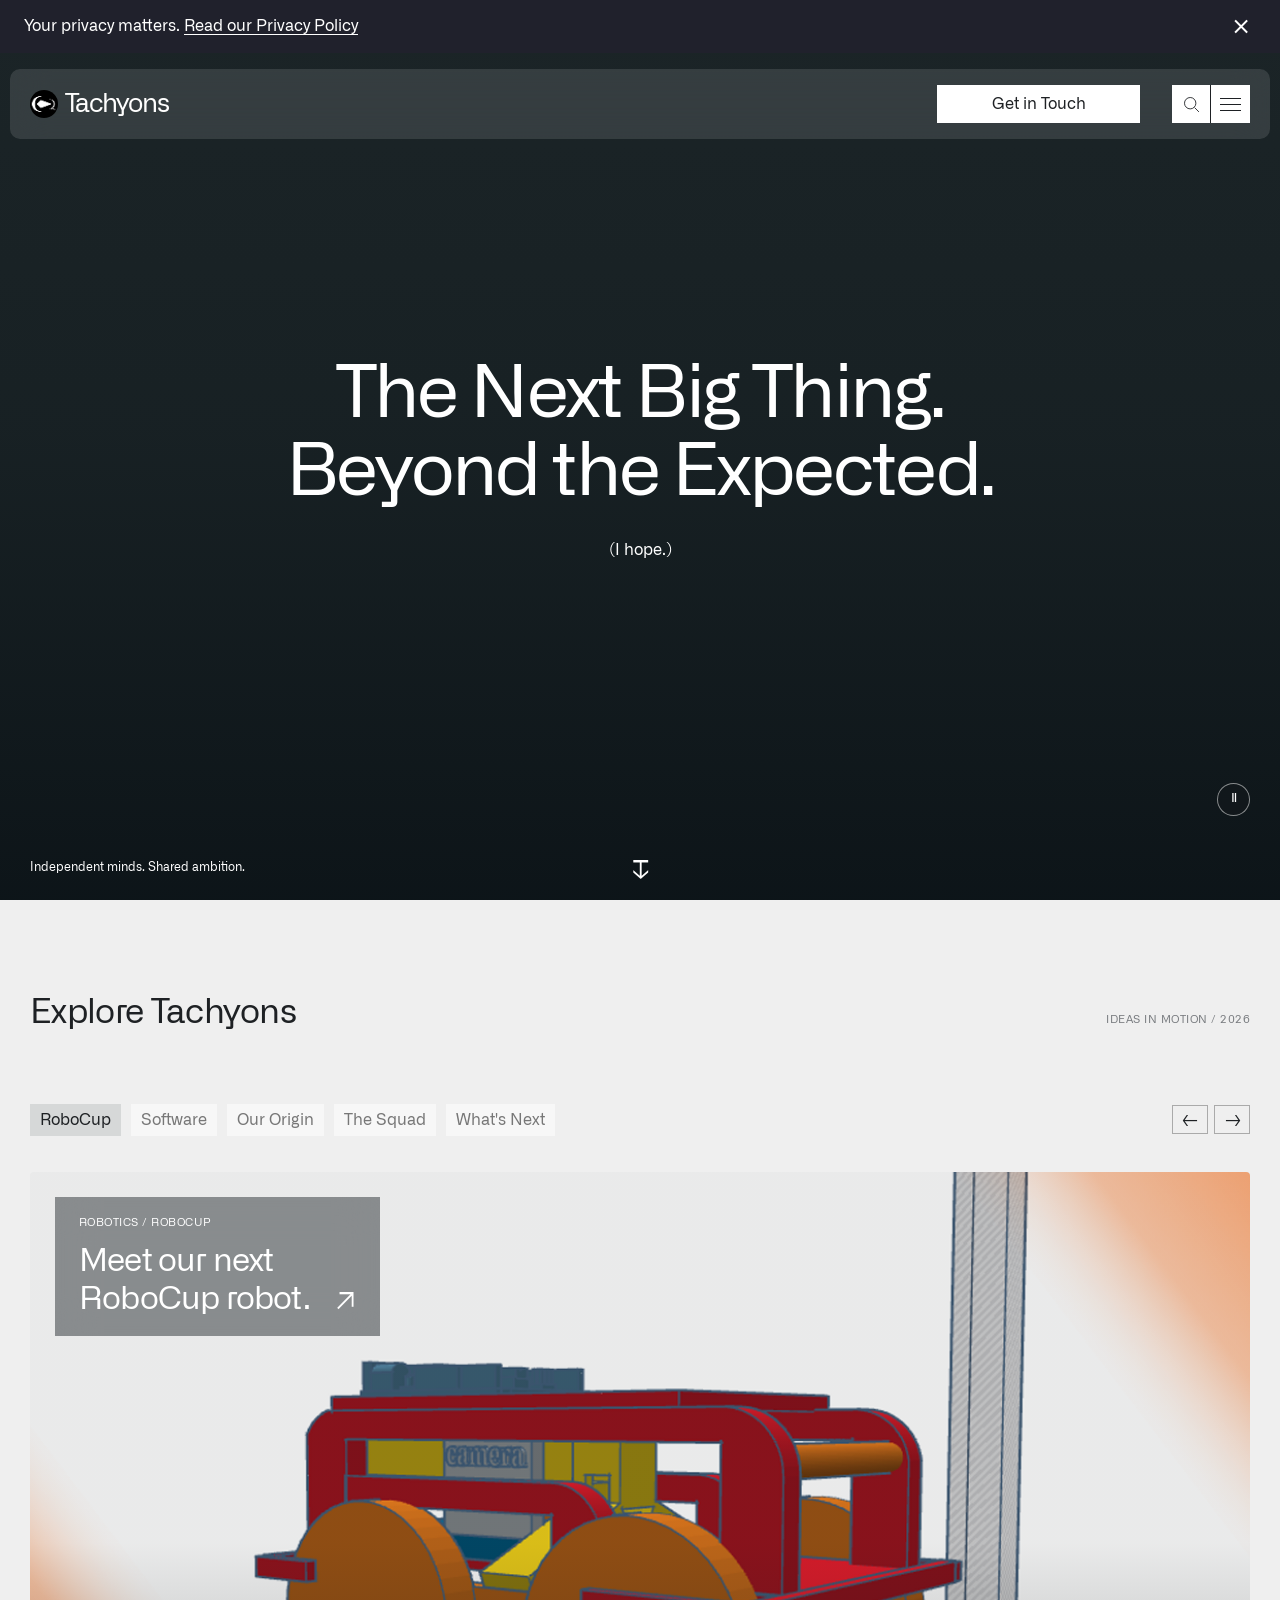
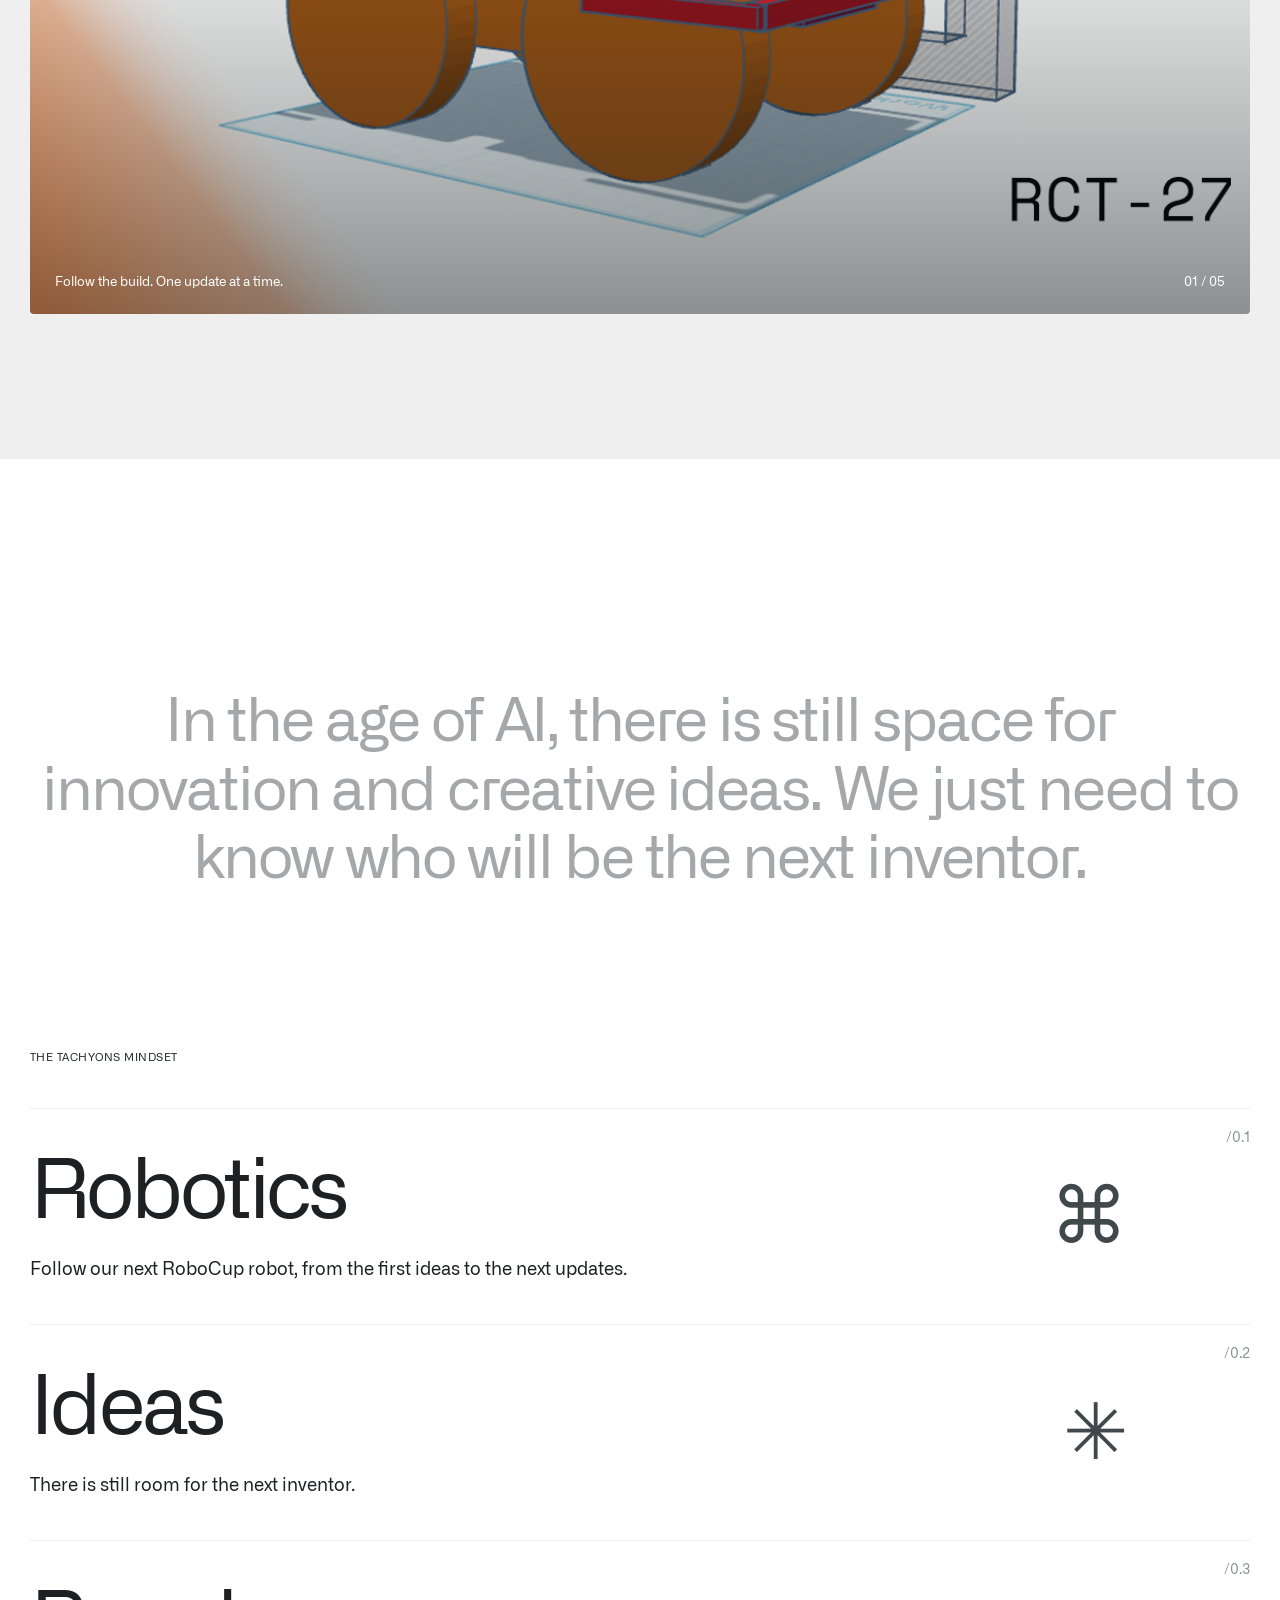
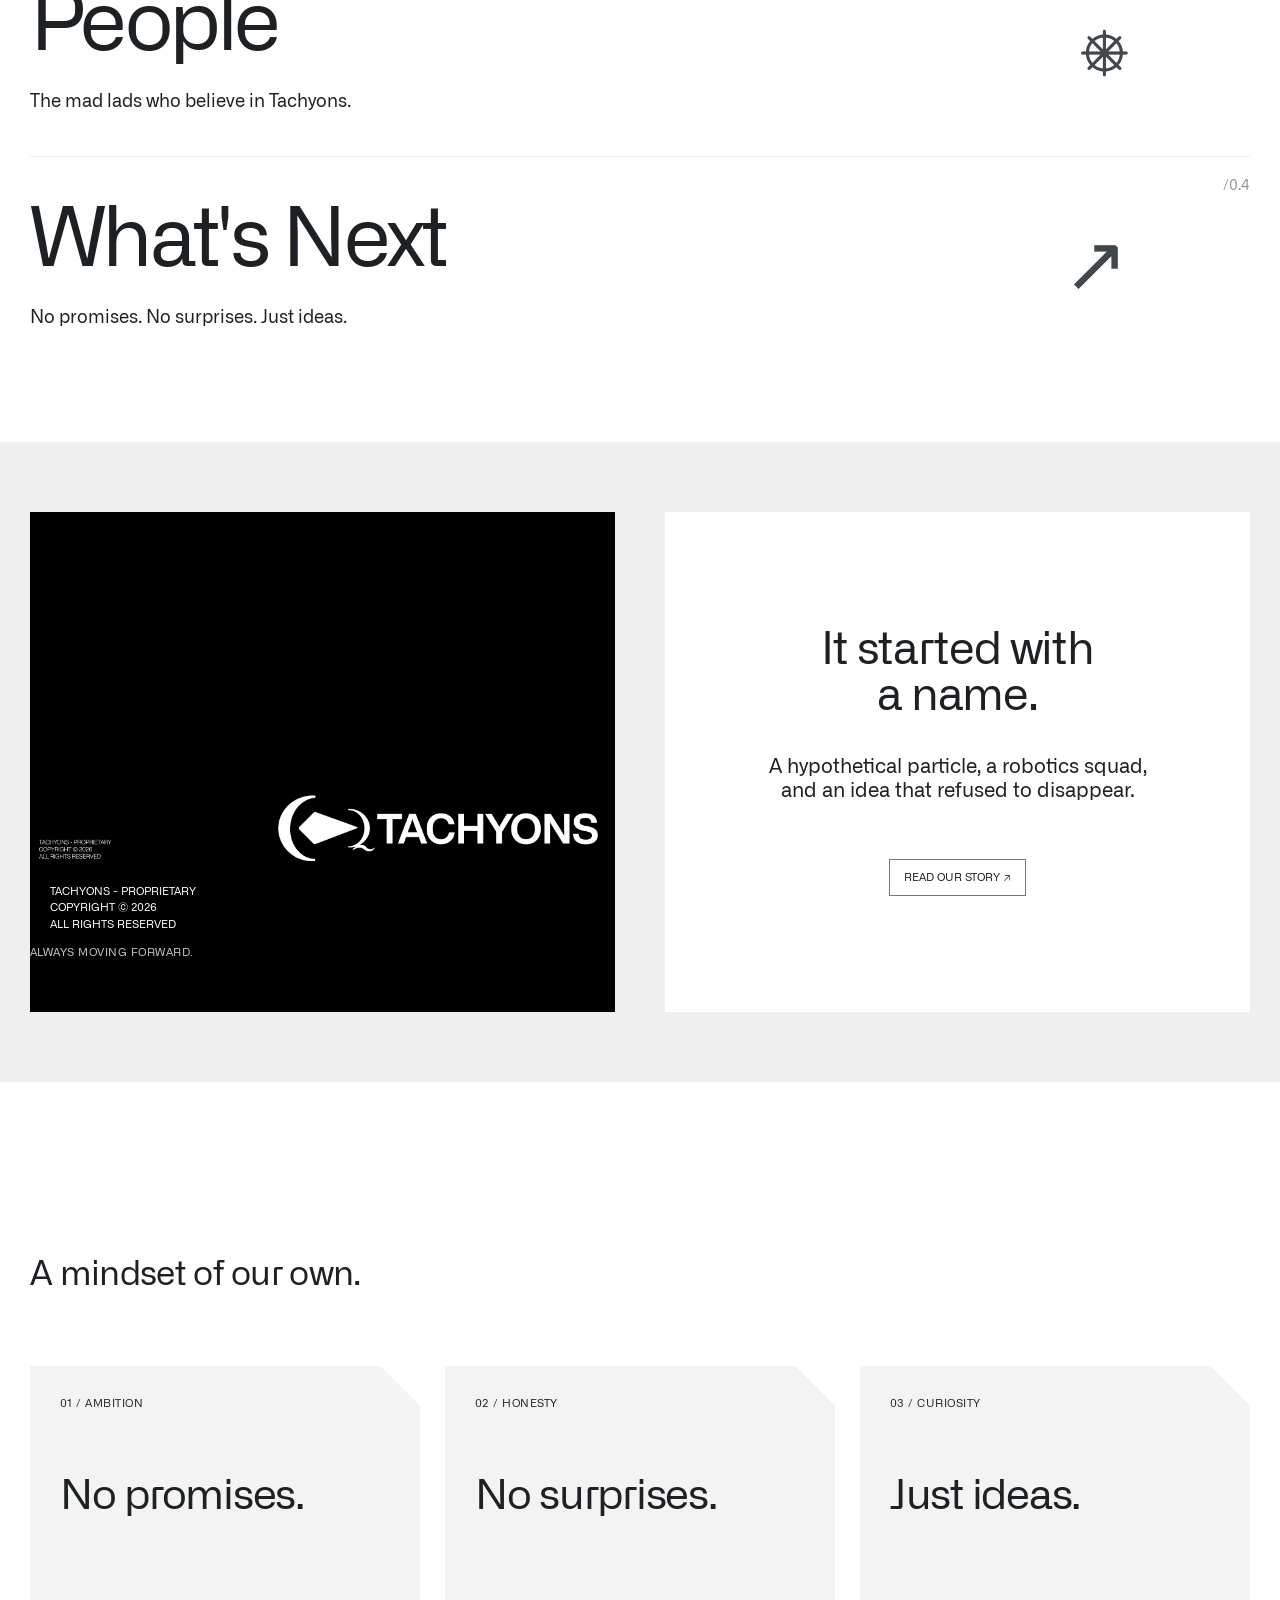
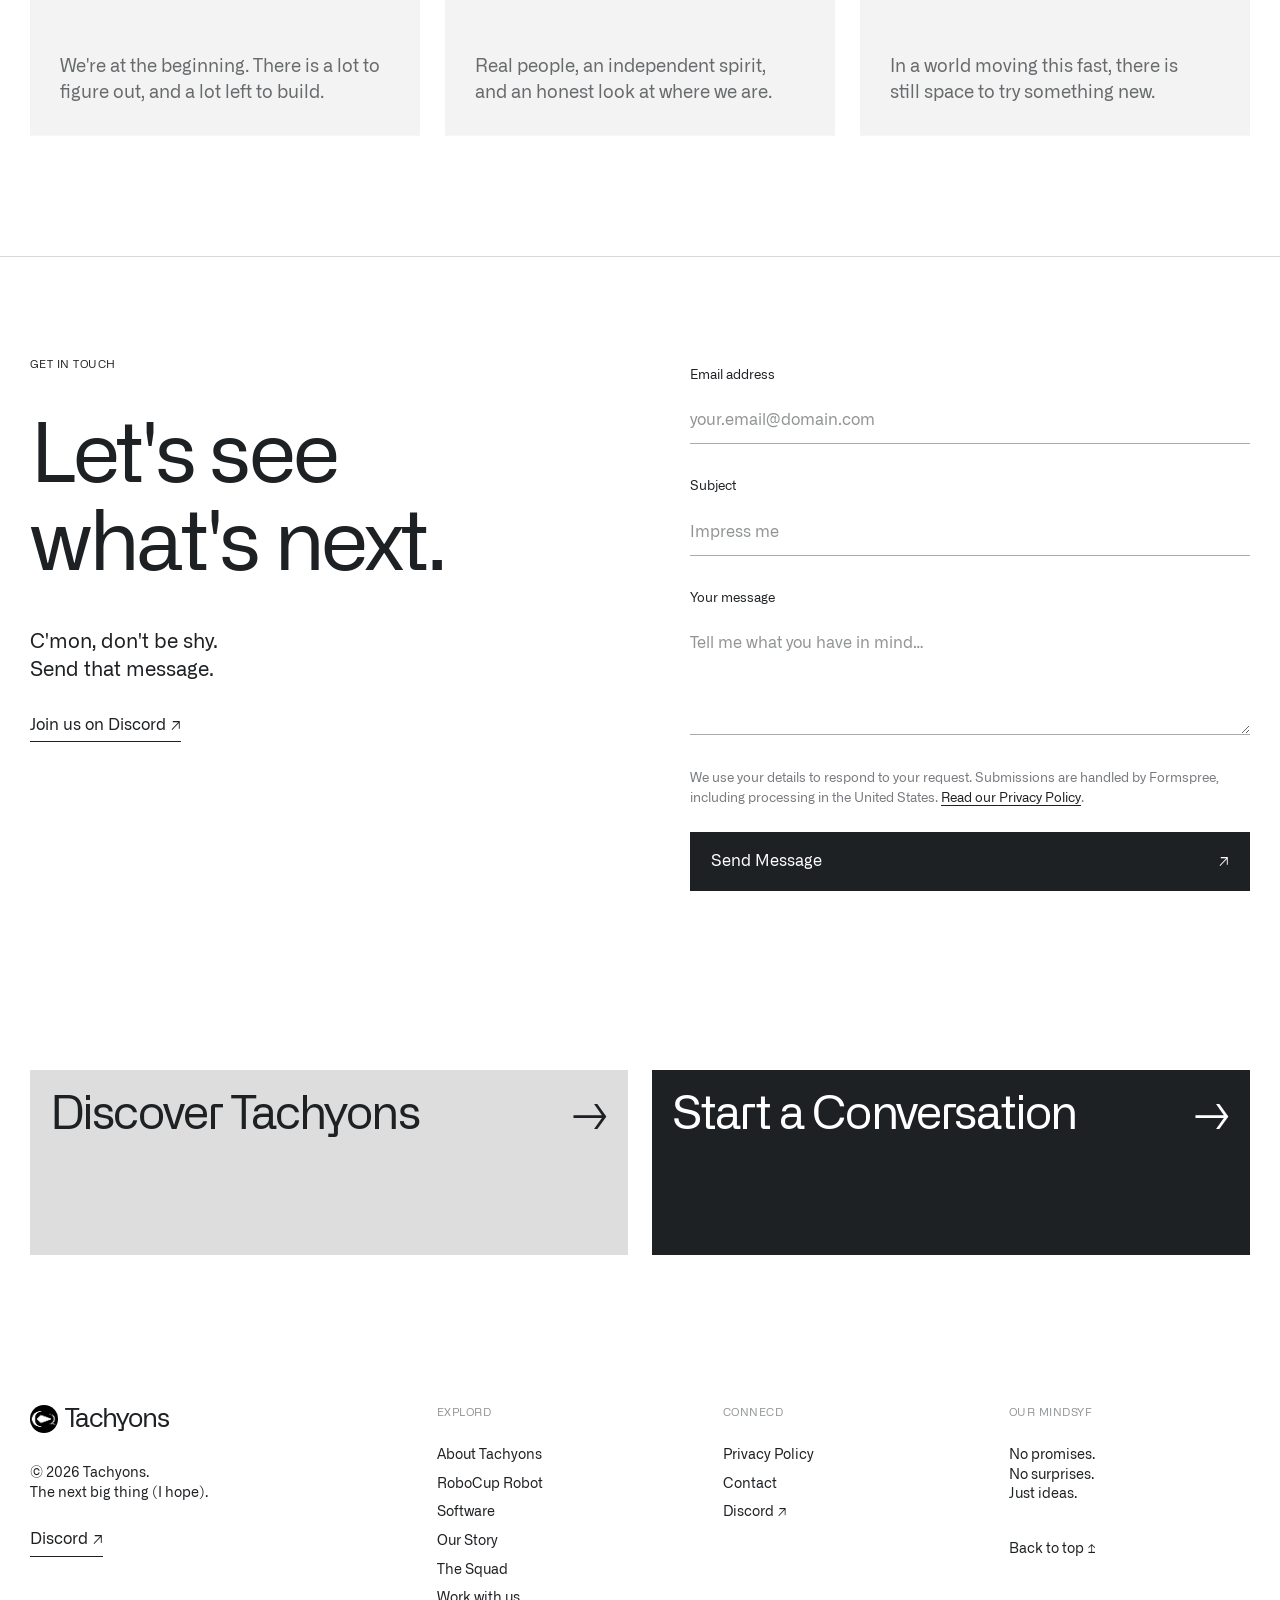
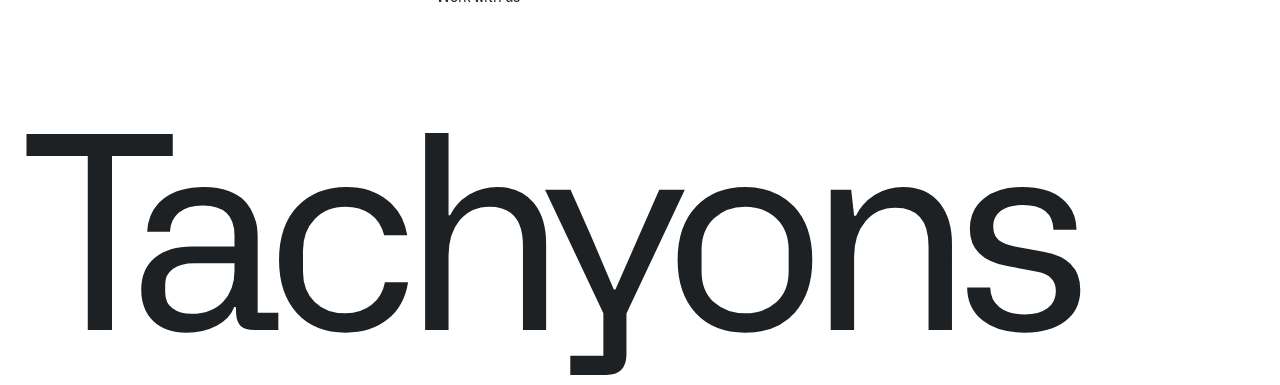
<file: tachyons/index.html>
<!DOCTYPE html>
<html lang="en"><head><meta charset="UTF-8"><meta name="viewport" content="width=device-width, initial-scale=1"><meta name="theme-color" content="#1e2124"><title>Tachyons — The Next Big Thing</title><meta name="description" content="Independent minds. Shared ambition. Explore the ideas, robotics and people behind Tachyons."><link rel="icon" href="img/logo.ico"><link rel="preload" href="fonts/Alliance/AllianceNo1-Regular.woff2" as="font" type="font/woff2" crossorigin><link rel="preload" href="fonts/Alliance/AllianceNo2-Regular.woff2" as="font" type="font/woff2" crossorigin><link rel="stylesheet" href="css/style.css"><link rel="stylesheet" href="css/site-motion.css"><script src="js/script.js" defer></script><script src="js/site-motion.js" defer></script></head><body id="top"><a class="skip-link" href="#main">Skip to content</a>
<div class="announcement" id="announcement"><a href="privacy-policy.html">Your privacy matters. <span>Read our Privacy Policy</span></a><button aria-label="Dismiss announcement" id="dismiss-announcement">×</button></div>
<header class="site-header"><a class="brand" href="index.html" aria-label="Tachyons home"><img src="img/logo.ico" alt="" width="28" height="28"><span>Tachyons</span></a><div class="header-actions"><a class="header-cta" href="index.html#contact">Get in Touch</a><button class="icon-button" id="search-toggle" aria-label="Search Tachyons"><svg viewBox="0 0 24 24" fill="none" aria-hidden="true"><circle cx="10.5" cy="10.5" r="6.5"/><path d="m15.5 15.5 5 5"/></svg></button><button class="icon-button menu-toggle" id="menu-toggle" aria-label="Open menu" aria-expanded="false" aria-controls="navigation"><span></span><span></span><span></span></button></div></header>
<dialog class="navigation" id="navigation" aria-label="Main navigation"><div class="menu-inner"><div><p class="eyebrow">Navigation</p><nav class="menu-links"><a href="index.html">Home <span>↗</span></a><a href="story.html">Our Story <span>↗</span></a><a href="robocup.html">↳ RoboCup Robot</a><a href="index.html#about">↳ Ideas</a><a href="software.html">Software <span>↗</span></a><a href="members.html">The Squad <span>↗</span></a><a href="work-with-us.html">Work with us <span>↗</span></a><a href="index.html#contact">Get in Touch <span>↗</span></a><a href="privacy-policy.html">Privacy Policy <span>↗</span></a></nav></div><div class="menu-feature"><p class="eyebrow">The next chapter</p><a href="story.html"><img src="media/hero-poster.png" alt="Technology in motion"><h2>It started with a name.<br>It became an idea. ↗</h2></a><p>No promises. No surprises. Just ideas.</p></div></div><div class="menu-bottom"><span>Tachyons / Independent minds. Shared ambition.</span><span>Est. 2026</span></div></dialog>
<dialog class="search-dialog" id="search-dialog" aria-labelledby="search-title"><button class="dialog-close" aria-label="Close search">×</button><p class="eyebrow" id="search-title">Search Tachyons</p><label class="sr-only" for="site-search">What are you looking for?</label><input id="site-search" type="search" placeholder="What are you looking for?" autocomplete="off"><div id="search-results" aria-live="polite"></div></dialog><main id="main"><section class="hero" aria-labelledby="hero-title"><video class="hero-video" id="hero-video" autoplay muted playsinline loop preload="auto" aria-hidden="true"><source src="media/hero.mp4?v=e6c20cc629d9" type="video/mp4"></video><div class="hero-shade"></div><div class="hero-copy"><h1 id="hero-title"><span>The Next Big Thing.</span><span>Beyond the Expected.</span></h1><p>(I hope.)</p></div><div class="hero-bottom"><span>Independent minds. Shared ambition.</span><a href="#explore" aria-label="Explore Tachyons">↓</a><button id="motion-toggle" aria-label="Pause background video">Ⅱ</button></div></section>
<section class="featured" id="explore" aria-labelledby="featured-title"><div class="section-heading"><h2 id="featured-title">Explore Tachyons</h2><span class="eyebrow">Ideas in motion / 2026</span></div><div class="feature-nav"><div class="feature-tabs" role="tablist" aria-label="Featured stories"><button role="tab" aria-selected="true" aria-controls="feature-panel" id="feature-tab-0" data-feature="0">RoboCup</button><button role="tab" aria-selected="false" aria-controls="feature-panel" id="feature-tab-1" data-feature="1" tabindex="-1">Software</button><button role="tab" aria-selected="false" aria-controls="feature-panel" id="feature-tab-2" data-feature="2" tabindex="-1">Our Origin</button><button role="tab" aria-selected="false" aria-controls="feature-panel" id="feature-tab-3" data-feature="3" tabindex="-1">The Squad</button><button role="tab" aria-selected="false" aria-controls="feature-panel" id="feature-tab-4" data-feature="4" tabindex="-1">What's Next</button></div><div class="carousel-controls"><button id="feature-prev" aria-label="Previous story">←</button><button id="feature-next" aria-label="Next story">→</button></div></div><a class="feature-panel" id="feature-panel" role="tabpanel" aria-labelledby="feature-tab-0" href="robocup.html"><img id="feature-image" src="media/ROBOT1.png" alt="3D CAD view of the RCT-27 RoboCup robot" loading="lazy"><span class="wallpaper-credit" aria-hidden="true">TACHYONS - PROPRIETARY<br>COPYRIGHT © 2026<br>ALL RIGHTS RESERVED</span><div class="feature-label"><p class="eyebrow" id="feature-kicker">Robotics / RoboCup</p><h3><span id="feature-title">Meet our next<br>RoboCup robot.</span><span class="feature-arrow">↗</span></h3></div><div class="feature-caption"><span id="feature-detail">Follow the build. One update at a time.</span><span id="feature-count">01 / 05</span></div></a></section>
<section class="about-section" id="about"><p class="statement reveal">In the age of AI, there is still space for innovation and creative ideas. We just need to know who will be the next inventor.</p><div class="directions"><h2 class="eyebrow">The Tachyons mindset</h2><a class="direction-row" href="robocup.html"><div><h3>Robotics</h3><p>Follow our next RoboCup robot, from the first ideas to the next updates.</p></div><span class="row-symbol">⌘</span><span class="row-number">/0.1</span><span class="row-arrow">↗</span></a><a class="direction-row" href="story.html"><div><h3>Ideas</h3><p>There is still room for the next inventor.</p></div><span class="row-symbol">✳</span><span class="row-number">/0.2</span><span class="row-arrow">↗</span></a><a class="direction-row" href="members.html"><div><h3>People</h3><p>The mad lads who believe in Tachyons.</p></div><span class="row-symbol">⎈</span><span class="row-number">/0.3</span><span class="row-arrow">↗</span></a><a class="direction-row" href="index.html#contact"><div><h3>What's Next</h3><p>No promises. No surprises. Just ideas.</p></div><span class="row-symbol">↗</span><span class="row-number">/0.4</span><span class="row-arrow">↗</span></a></div></section>
<section class="duplex"><div class="duplex-art duplex-wallpaper"><img src="media/wallpaper.png" alt="Tachyons wallpaper with logo and copyright notice" width="1920" height="1080" loading="lazy" decoding="async"><small class="wallpaper-credit" aria-hidden="true">TACHYONS - PROPRIETARY<br>COPYRIGHT © 2026<br>ALL RIGHTS RESERVED</small><span class="eyebrow">Always moving forward.</span></div><div class="duplex-copy"><h2>It started with<br>a name.</h2><p>A hypothetical particle, a robotics squad,<br>and an idea that refused to disappear.</p><a class="outline-button" href="story.html">Read our story ↗</a></div></section>
<section class="manifesto"><h2 class="section-heading">A mindset of our own.</h2><div class="manifesto-grid"><article><span class="eyebrow">01 / Ambition</span><h3>No promises.</h3><p>We're at the beginning. There is a lot to figure out, and a lot left to build.</p></article><article><span class="eyebrow">02 / Honesty</span><h3>No surprises.</h3><p>Real people, an independent spirit, and an honest look at where we are.</p></article><article><span class="eyebrow">03 / Curiosity</span><h3>Just ideas.</h3><p>In a world moving this fast, there is still space to try something new.</p></article></div></section>
<section class="contact-section" id="contact"><div><p class="eyebrow">Get in touch</p><h2>Let's see<br>what's next.</h2><p>C'mon, don't be shy.<br>Send that message.</p><a class="text-button" href="https://discord.gg/uVYVNkCgab" target="_blank" rel="noopener noreferrer">Join us on Discord ↗</a></div><form id="contact-form" action="https://formspree.io/f/xkodalnq" method="POST"><div class="honeypot" aria-hidden="true"><label>Leave empty<input type="text" name="_gotcha" tabindex="-1" autocomplete="off"></label></div><label for="email">Email address</label><input type="email" name="email" id="email" placeholder="your.email@domain.com" autocomplete="email" required><label for="subject">Subject</label><input type="text" name="subject" id="subject" placeholder="Impress me" required><label for="message">Your message</label><textarea name="message" id="message" rows="4" placeholder="Tell me what you have in mind…" required></textarea><p class="form-privacy-note" id="contact-privacy-note">We use your details to respond to your request. Submissions are handled by Formspree, including processing in the United States. <a href="privacy-policy.html#contact-form-and-service-providers">Read our Privacy Policy</a>.</p><button class="submit-button" id="form-submit-btn" type="submit">Send Message <span>↗</span></button><p class="form-status" id="form-status" role="status" aria-live="polite"></p></form></section></main><footer class="site-footer"><div class="footer-top"><a class="footer-cta" href="story.html">Discover Tachyons <span>→</span></a><a class="footer-cta dark" href="index.html#contact">Start a Conversation <span>→</span></a></div><div class="footer-grid"><div class="footer-identity"><a class="brand" href="index.html"><img src="img/logo.ico" alt="" width="28" height="28">Tachyons</a><p>© <span id="year">2026</span> Tachyons.<br>The next big thing (I hope).</p><a class="text-button" href="https://discord.gg/uVYVNkCgab" target="_blank" rel="noopener noreferrer">Discord ↗</a></div><div><p class="eyebrow">Explore</p><a href="index.html#about">About Tachyons</a><a href="robocup.html">RoboCup Robot</a><a href="software.html">Software</a><a href="story.html">Our Story</a><a href="members.html">The Squad</a><a href="work-with-us.html">Work with us</a></div><div><p class="eyebrow">Connect</p><a href="privacy-policy.html">Privacy Policy</a><a href="index.html#contact">Contact</a><a href="https://discord.gg/uVYVNkCgab" target="_blank" rel="noopener noreferrer">Discord ↗</a></div><div><p class="eyebrow">Our mindset</p><p>No promises.<br>No surprises.<br>Just ideas.</p><a class="back-top" href="#top">Back to top ↑</a></div></div><div class="footer-wordmark" aria-hidden="true">Tachyons</div></footer></body></html>
</file>
<file: tachyons/css/style.css>
@font-face{font-family:Alliance;src:url('../fonts/Alliance/AllianceNo1-Regular.woff2') format('woff2');font-display:swap;font-weight:400}@font-face{font-family:Alliance;src:url('../fonts/Alliance/AllianceNo1-Bold.woff2') format('woff2');font-display:swap;font-weight:700}@font-face{font-family:Alliance Display;src:url('../fonts/Alliance/AllianceNo2-Regular.woff2') format('woff2');font-display:swap;font-weight:400}
:root{--ink:#1e2124;--muted:#777a7e;--paper:#fff;--gray:#efefef;--line:#d6d7d8;--gutter:30px;--announcement:53px}*{box-sizing:border-box}html{scroll-behavior:smooth;scroll-padding-top:115px}body{margin:0;color:var(--ink);background:var(--paper);font-family:Alliance,Arial,sans-serif;font-size:16px;line-height:1.4;-webkit-font-smoothing:antialiased}body.locked{overflow:hidden}a{color:inherit;text-decoration:none}button,input,textarea{font:inherit}button,a,input,textarea{-webkit-tap-highlight-color:transparent}button{cursor:pointer;color:inherit}button:disabled{cursor:wait;opacity:.6}button{border-radius:0}h1,h2,h3,p{margin:0;font-weight:400}img{display:block;max-width:100%}a,button{touch-action:manipulation}a:focus-visible,button:focus-visible,input:focus-visible,textarea:focus-visible{outline:2px solid #368cff;outline-offset:5px}::selection{background:#b8c7cb;color:var(--ink)}.sr-only,.honeypot{position:absolute;width:1px;height:1px;overflow:hidden;clip-path:inset(50%)}.skip-link{position:fixed;left:20px;top:-70px;padding:14px;background:white;color:var(--ink);z-index:1100}.skip-link:focus{top:10px}.eyebrow{text-transform:uppercase;font-size:11px;letter-spacing:.045em;line-height:1.5;font-family:Alliance Display,Arial,sans-serif}.announcement{height:53px;display:flex;align-items:center;justify-content:space-between;background:#20212c;color:#fff;padding:0 24px;font-size:16px;position:relative;z-index:101}.announcement a span{text-decoration:underline;text-underline-offset:3px}.announcement button{font-size:25px;font-weight:400;border:0;background:none;color:white;width:30px;line-height:1}.announcement[hidden]{display:none}.site-header{position:absolute;z-index:100;top:calc(var(--announcement) + 16px);left:10px;right:10px;height:70px;border-radius:10px;display:flex;align-items:center;justify-content:space-between;padding:15px 20px;background:rgba(255,255,255,.12);color:#fff;backdrop-filter:blur(18px);transition:background .25s,color .25s,box-shadow .25s}.site-header.is-fixed{position:fixed;top:10px;background:rgba(247,247,247,.92);color:var(--ink);box-shadow:0 2px 18px #00000008}.brand{display:inline-flex;align-items:center;gap:7px;font-family:Alliance Display,Arial,sans-serif;font-size:26px;letter-spacing:-1.2px;line-height:1}.brand img{object-fit:contain;filter:grayscale(1) brightness(0) invert(1);width:28px;height:28px}.site-header.is-fixed .brand img,.interior .brand img,.site-footer .brand img{filter:grayscale(1) brightness(0)}.header-actions{display:flex;align-items:center}.header-cta{display:flex;align-items:center;justify-content:center;background:white;color:var(--ink);height:38px;min-width:203px;margin-right:32px;transition:background .2s}.header-cta:hover{background:#d7dadd}.icon-button{width:39px;height:38px;display:flex;align-items:center;justify-content:center;background:#fff;color:var(--ink);border:0;border-right:1px solid var(--ink)}.icon-button:last-child{border-right:0}.icon-button svg{width:21px;height:21px;stroke:currentColor;stroke-width:1}.menu-toggle{flex-direction:column;gap:5px}.menu-toggle span{height:1px;width:21px;background:currentColor;transition:transform .25s,opacity .25s}.menu-toggle[aria-expanded=true] span:nth-child(1){transform:translateY(6px) rotate(45deg)}.menu-toggle[aria-expanded=true] span:nth-child(2){opacity:0}.menu-toggle[aria-expanded=true] span:nth-child(3){transform:translateY(-6px) rotate(-45deg)}.hero{height:calc(100svh - 53px);min-height:640px;position:relative;color:white;overflow:hidden;background:#222b2d}.hero-video,.hero-shade{position:absolute;inset:0;width:100%;height:100%;object-fit:cover}.hero-video{object-position:center}.hero-shade{background:linear-gradient(180deg,#05090b18 0%,#00000020 35%,#0000006b 100%)}.hero-copy{position:absolute;top:48%;left:30px;right:30px;transform:translateY(-50%);text-align:center}.hero h1{font-family:Alliance Display,Arial,sans-serif;font-size:clamp(44px,5.75vw,90px);line-height:.99;letter-spacing:-.038em}.hero h1 span{display:block;animation:hero-in 1.1s cubic-bezier(.16,1,.3,1) both}.hero h1 span+span{animation-delay:.14s}.hero-copy>p{margin-top:23px;font-size:16px;animation:hero-in 1.1s .3s both}.hero-bottom{position:absolute;bottom:24px;left:30px;right:30px;display:flex;align-items:center;justify-content:space-between;font-size:12px}.hero-bottom>a{position:absolute;left:50%;font-size:32px;transform:translateX(-50%)}.hero-bottom button{border:1px solid #ffffff80;background:#15191c55;color:white;width:33px;height:33px;border-radius:50%;font-size:13px}.featured{background:var(--gray);padding:90px var(--gutter) 145px;overflow:hidden}.section-heading{display:flex;align-items:baseline;justify-content:space-between;gap:24px;font-size:34px;font-family:Alliance Display,Arial,sans-serif;margin-bottom:66px;letter-spacing:-.02em}.section-heading h2{font-size:inherit}.section-heading .eyebrow{letter-spacing:.045em;color:var(--muted)}.feature-nav{display:flex;justify-content:space-between;align-items:center;gap:20px;margin-bottom:36px}.feature-tabs{display:flex;gap:10px;overflow-x:auto}.feature-tabs button{border:0;background:#ffffff8a;color:#777;padding:5px 10px;white-space:nowrap;font-size:16px}.feature-tabs button[aria-selected=true]{background:#d6d8d8;color:var(--ink)}.feature-tabs button:hover{color:var(--ink)}.carousel-controls{display:flex;gap:6px}.carousel-controls button{border:1px solid #aaa;background:none;width:36px;height:29px;font-size:20px;line-height:1}.carousel-controls button:hover{color:#fff;background:var(--ink)}.feature-panel{position:relative;display:block;height:min(58vw,810px);min-height:370px;overflow:hidden;border-radius:4px;background:#707e81}.feature-panel>img{height:100%;width:100%;object-fit:cover;transition:transform 1s ease,filter .4s}.feature-panel:hover>img{transform:scale(1.025)}.feature-panel:after{content:'';position:absolute;inset:0;background:linear-gradient(180deg,#10181912 50%,#10181977);pointer-events:none}.feature-label{position:absolute;z-index:1;top:25px;left:25px;max-width:65%;padding:18px 24px;background:#292e3280;color:white;backdrop-filter:blur(20px)}.feature-label h3{font-family:Alliance Display,Arial,sans-serif;font-size:clamp(24px,2.5vw,39px);letter-spacing:-.025em;line-height:1.16;display:flex;gap:24px;margin-top:12px}.feature-arrow{align-self:flex-end;transition:transform .25s}.feature-panel:hover .feature-arrow{transform:translate(4px,-4px)}.feature-caption{position:absolute;bottom:22px;left:25px;right:25px;display:flex;justify-content:space-between;color:white;z-index:1;font-size:13px}.about-section{padding:200px var(--gutter) 70px}.statement{max-width:1250px;text-align:center;margin:30px auto 155px;font-family:Alliance Display,Arial,sans-serif;font-size:clamp(32px,4.65vw,70px);line-height:1.15;letter-spacing:-.035em;color:#8f9297}.statement.is-visible{color:#454a4f;transition:color 1.4s}.directions>.eyebrow{margin-bottom:42px}.direction-row{position:relative;display:flex;min-height:216px;align-items:center;border-top:1px solid #ededed;gap:30px;padding:26px 0;transition:padding .35s,background .35s}.direction-row h3{font-size:clamp(50px,6.4vw,96px);font-family:Alliance Display,Arial,sans-serif;letter-spacing:-.045em;line-height:1.05;transition:transform .35s}.direction-row p{margin-top:22px;font-size:18px}.row-symbol{font-size:78px;margin-left:auto;margin-right:10%;font-family:Arial,sans-serif;color:#41484b}.row-number{position:absolute;right:0;top:20px;font-size:14px;color:#8e9295}.row-arrow{position:absolute;right:5px;bottom:34px;font-size:28px;opacity:0;transform:translate(-10px,10px);transition:transform .25s,opacity .25s}.direction-row:hover .row-arrow{opacity:1;transform:translate(0)}.direction-row:hover h3{transform:translateX(12px)}.duplex{background:var(--gray);padding:70px var(--gutter);display:grid;grid-template-columns:1fr 1fr;gap:50px}.duplex-art,.duplex-copy{min-height:500px;position:relative;overflow:hidden}.duplex-art{display:grid;place-items:center;background:radial-gradient(ellipse at 65% 35%,#627783,#293842 45%,#101d23);color:#d4dee3}.duplex-art>img{filter:grayscale(1) brightness(0) invert(1);width:110px;height:110px;object-fit:contain;position:relative}.duplex-art>.eyebrow{position:absolute;bottom:26px;left:25px}.orbit{border:1px solid #b8c7d45c;position:absolute;width:75%;aspect-ratio:1;border-radius:50%;transform:rotate(-30deg) scaleX(.7)}.orbit-two{transform:rotate(35deg) scaleX(.7)}.orbit-three{transform:rotate(95deg) scaleX(.7)}.duplex-copy{background:white;display:flex;flex-direction:column;align-items:center;justify-content:center;text-align:center;padding:50px}.duplex-copy h2{font-family:Alliance Display,Arial,sans-serif;font-size:clamp(36px,3.5vw,56px);line-height:1.04;letter-spacing:-.025em}.duplex-copy p{font-size:20px;line-height:1.2;margin:34px 0 56px}.outline-button{display:inline-flex;border:1px solid #777;padding:10px 14px;font-size:11px;text-transform:uppercase;align-items:center;justify-content:center;transition:background .25s,color .25s}.outline-button:hover{background:var(--ink);color:white}.manifesto{padding:170px var(--gutter) 120px}.manifesto-grid{display:grid;grid-template-columns:repeat(3,1fr);gap:25px}.manifesto article{background:#f3f3f3;padding:30px;min-height:370px;clip-path:polygon(0 0,calc(100% - 40px) 0,100% 40px,100% 100%,0 100%);display:flex;flex-direction:column}.manifesto h3{font-family:Alliance Display,Arial,sans-serif;font-size:42px;letter-spacing:-.03em;margin:55px 0 30px}.manifesto article>p{max-width:320px;color:#686b6d;font-size:18px;margin-top:auto}.contact-section{padding:100px var(--gutter) 140px;display:grid;grid-template-columns:1fr 1fr;gap:100px;border-top:1px solid var(--line)}.contact-section h2{font-family:Alliance Display,Arial,sans-serif;font-size:clamp(55px,6.5vw,94px);line-height:1.05;letter-spacing:-.04em;margin:40px 0}.contact-section>div>p:not(.eyebrow){font-size:20px;margin-bottom:30px}.text-button{background:none;border:0;border-bottom:1px solid currentColor;padding:0 0 5px;display:inline-block;font-size:16px}.contact-section form{padding-top:10px}.contact-section label{font-size:13px;display:block;margin-bottom:12px}.contact-section input,.contact-section textarea{display:block;width:100%;padding:12px 0;border:0;border-bottom:1px solid #aaa;background:transparent;color:var(--ink);margin-bottom:34px;border-radius:0;resize:vertical}.contact-section input::placeholder,.contact-section textarea::placeholder{color:#929596}.submit-button{display:flex;justify-content:space-between;width:100%;padding:17px 20px;background:var(--ink);color:white;border:1px solid var(--ink);transition:background .2s,color .2s}.submit-button:hover{background:white;color:var(--ink)}.form-status{margin-top:15px;min-height:24px;font-size:14px}.form-status.error{color:#a82320}.copy-status{display:block;font-size:13px;margin-top:10px}.site-footer{padding:0 var(--gutter);overflow:hidden}.footer-top{display:grid;grid-template-columns:1fr 1fr;gap:24px}.footer-cta{height:185px;background:#ddd;display:flex;justify-content:space-between;gap:15px;padding:20px;font-family:Alliance Display,Arial,sans-serif;font-size:clamp(25px,3.6vw,52px);letter-spacing:-.04em;line-height:1.1;transition:background .25s}.footer-cta:hover{background:#c8caca}.footer-cta span{transition:transform .25s}.footer-cta:hover span{transform:translateX(5px)}.footer-cta.dark{background:var(--ink);color:white}.footer-cta.dark:hover{background:#41484b}.footer-grid{padding:150px 0 110px;display:grid;grid-template-columns:1.5fr 1fr 1fr 1fr;gap:45px;font-size:14px}.footer-grid>div>.eyebrow{color:#919598;margin-bottom:25px}.footer-grid>div>a:not(.brand){display:block;margin-bottom:9px;width:fit-content}.footer-grid>div>a:hover{text-decoration:underline}.footer-identity p{margin:25px 0}.footer-grid .back-top{margin-top:35px}.footer-wordmark{font-family:Alliance Display,Arial,sans-serif;font-size:21vw;letter-spacing:-.065em;line-height:.9;padding-bottom:15px;margin-left:-.018em}.navigation{position:fixed;inset:0;width:100%;max-width:none;height:100dvh;max-height:none;margin:0;border:0;padding:150px 40px 30px;background:#f4f4f4;color:var(--ink);z-index:90;overflow:auto}.navigation::backdrop{background:#f4f4f4}.site-header.menu-open{position:fixed;top:16px;color:var(--ink);background:#ffffffc0;z-index:1000}.site-header.menu-open .brand img{filter:grayscale(1) brightness(0)}.menu-inner{display:grid;grid-template-columns:1fr 1fr;gap:100px}.menu-links{display:flex;flex-direction:column;margin-top:35px;font-family:Alliance Display,Arial,sans-serif;font-size:clamp(30px,3.5vw,50px);letter-spacing:-.03em;line-height:1.5}.menu-links a{display:flex;justify-content:space-between;border-bottom:1px solid #d5d5d5}.menu-links a:hover{color:#888}.menu-links a span{font-size:30px}.menu-feature img{width:100%;height:230px;object-fit:cover;margin:35px 0 22px}.menu-feature h2{font-size:30px;line-height:1.15}.menu-feature>p:last-child{margin-top:20px;color:#777}.menu-bottom{display:flex;justify-content:space-between;border-top:1px solid #ccc;padding-top:20px;margin-top:70px;font-size:13px}.search-dialog{position:fixed;inset:0;max-width:none;max-height:none;width:100%;height:100dvh;margin:0;border:0;padding:150px max(30px,12vw);background:#fff;color:var(--ink)}.search-dialog::backdrop{background:white}.dialog-close{position:absolute;right:30px;top:25px;font-size:38px;background:none;border:0}.search-dialog input{width:100%;border:0;border-bottom:1px solid #777;border-radius:0;padding:20px 0;font-size:clamp(26px,4vw,55px);margin-bottom:35px;background:transparent}.search-result{display:block;padding:20px 0;border-bottom:1px solid #ddd}.search-result strong{display:block;font-size:24px;font-weight:400}.search-result span{color:#777}.search-result:hover{color:#73858b}.interior .site-header{color:var(--ink);background:#ffffff80}.interior-main{padding-top:100px}.interior-hero{padding:100px var(--gutter) 110px;background:#f1f1f1}.interior-hero h1{font-family:Alliance Display,Arial,sans-serif;font-size:clamp(50px,7.1vw,110px);line-height:1.04;letter-spacing:-.045em;margin:50px 0 40px}.interior-hero>p:not(.eyebrow){font-size:25px;line-height:1.25;margin-bottom:40px}.story-section{display:grid;grid-template-columns:1fr 2fr;padding:110px var(--gutter);gap:70px;border-bottom:1px solid var(--line)}.story-section>div{max-width:860px}.story-section h2{font-family:Alliance Display,Arial,sans-serif;font-size:clamp(35px,4vw,60px);line-height:1.08;letter-spacing:-.03em;margin-bottom:45px}.story-section p{font-size:23px;line-height:1.5;margin-bottom:25px}.story-section .story-signature{font-size:16px;color:var(--muted)}.story-section .outline-button{margin-top:25px}.story-pull{padding:130px var(--gutter);background:var(--ink);color:white}.story-pull p{font-family:Alliance Display,Arial,sans-serif;font-size:clamp(55px,8vw,120px);letter-spacing:-.04em;line-height:1.05}.story-pull span{color:#87989c}.team-section{padding:100px var(--gutter)}.team-grid{display:grid;grid-template-columns:1fr 1fr;gap:50px}.member-art{height:430px;display:grid;place-items:center;position:relative}.member-art>span{font-family:Alliance Display,Arial,sans-serif;font-size:155px;letter-spacing:-.08em}.founder-art{background:#d6dad6;color:#405047;background-image:linear-gradient(120deg,transparent 49.8%,#40504730 50%,transparent 50.2%)}.claude-art{background:#e8dcd2;color:#b06342}.claude-art>span{font-size:230px;font-family:Arial,sans-serif}.member-art>small{position:absolute;bottom:20px;left:24px;font-size:11px;text-transform:uppercase;letter-spacing:.06em}.member-info{padding:30px 0}.member-info h2{font-size:40px;margin:20px 0;letter-spacing:-.03em}.member-info>p:not(.eyebrow){font-size:20px;color:#747779;max-width:520px}.member-info blockquote{margin:35px 0 0;padding-top:25px;border-top:1px solid var(--line);font-size:22px}.team-invitation{background:#efefef;text-align:center;padding:90px 30px;margin-bottom:80px}.team-invitation h2{font-size:45px;letter-spacing:-.03em;margin-bottom:35px}@keyframes hero-in{from{opacity:0;transform:translateY(45px);clip-path:inset(100% 0 0)}to{opacity:1;transform:translateY(0);clip-path:inset(0)}}
@media(min-width:1700px){.featured,.about-section,.manifesto,.contact-section,.duplex,.site-footer,.interior-hero,.story-section,.team-section{padding-left:max(30px,calc((100vw - 1640px)/2));padding-right:max(30px,calc((100vw - 1640px)/2))}}
@media(max-width:900px){:root{--gutter:22px}.hero h1{font-size:8vw}.section-heading{font-size:28px}.featured{padding-top:65px;padding-bottom:90px}.feature-label{max-width:80%}.about-section{padding-top:100px}.statement{margin-bottom:100px}.direction-row{min-height:180px}.row-symbol{margin-right:8%;font-size:58px}.direction-row p{max-width:75%;font-size:16px}.duplex{gap:24px;padding-top:35px;padding-bottom:35px}.duplex-art,.duplex-copy{min-height:370px}.duplex-copy{padding:30px 20px}.duplex-copy p{font-size:17px;margin:25px 0 35px}.manifesto{padding-top:90px;padding-bottom:80px}.manifesto article{padding:22px;min-height:320px}.manifesto h3{font-size:32px;margin:35px 0 25px}.manifesto article>p{font-size:16px}.contact-section{gap:45px;padding-top:75px;padding-bottom:90px}.footer-grid{gap:25px;padding:90px 0}.footer-cta{height:150px}.menu-inner{gap:45px}.member-art{height:330px}.team-grid{gap:28px}.story-section{gap:35px}.story-section p{font-size:20px}}
@media(max-width:600px){:root{--gutter:20px;--announcement:57px}.announcement{height:57px;padding:0 13px;gap:15px;font-size:12px}.announcement a{max-width:290px}.announcement button{min-width:24px}.site-header{top:calc(var(--announcement) + 10px);height:60px;left:8px;right:8px;padding:11px 12px;border-radius:7px}.brand{font-size:23px}.brand img{width:25px;height:25px}.header-cta{min-width:0;height:34px;font-size:12px;padding:0 14px;margin-right:10px}.icon-button{height:34px;width:34px}.hero{height:calc(100svh - 57px);min-height:540px}.hero-copy{left:18px;right:18px;top:46%}.hero h1{font-size:clamp(36px,9vw,54px);line-height:1.04;letter-spacing:-.04em}.hero-copy>p{font-size:14px;margin-top:24px}.hero-bottom{left:20px;right:20px;bottom:22px;font-size:10px}.hero-bottom>span{max-width:135px}.hero-bottom>a{font-size:27px}.featured{padding-top:55px;padding-bottom:65px}.section-heading{font-size:26px;margin-bottom:40px;gap:15px}.section-heading>.eyebrow{max-width:110px;text-align:right;font-size:9px}.feature-nav{gap:8px;margin-bottom:20px}.feature-tabs{gap:5px}.feature-tabs button{font-size:12px;padding:5px 7px}.carousel-controls{gap:4px}.carousel-controls button{width:25px;height:25px;font-size:15px}.feature-panel{height:490px;min-height:0}.feature-panel>img{object-position:60%}.feature-label{top:15px;left:15px;right:15px;max-width:none;padding:15px}.feature-label h3{font-size:27px;gap:12px}.feature-caption{left:15px;right:15px;font-size:11px;gap:15px}.about-section{padding-top:85px;padding-bottom:40px}.statement{font-size:33px;line-height:1.2;text-align:left;margin:0 0 90px}.directions>.eyebrow{margin-bottom:25px}.direction-row{min-height:160px;padding:28px 0}.direction-row h3{font-size:47px}.direction-row p{font-size:14px;max-width:245px;margin-top:15px}.row-symbol{font-size:38px;position:absolute;right:20px;top:40px;margin:0}.row-number{font-size:10px;top:12px}.row-arrow{display:none}.duplex{grid-template-columns:1fr;gap:20px;padding-top:30px;padding-bottom:30px}.duplex-art{min-height:350px}.duplex-copy{min-height:365px}.duplex-copy h2{font-size:42px}.manifesto{padding-top:70px;padding-bottom:70px}.manifesto-grid{grid-template-columns:1fr;gap:16px}.manifesto article{min-height:270px;padding:26px}.manifesto h3{font-size:42px;margin:28px 0}.manifesto article>p{max-width:none}.contact-section{grid-template-columns:1fr;gap:55px;padding:70px 20px}.contact-section h2{font-size:65px;margin:25px 0}.contact-section>div>p:not(.eyebrow){font-size:18px}.footer-top{grid-template-columns:1fr;gap:12px}.footer-cta{font-size:34px;height:120px;padding:18px}.footer-grid{grid-template-columns:1fr 1fr;gap:45px 25px;padding:70px 0}.footer-identity{grid-column:1/-1}.footer-grid>div:last-child{grid-column:1/-1}.footer-wordmark{font-size:21vw}.navigation{padding:110px 22px 25px}.menu-inner{grid-template-columns:1fr;gap:40px}.menu-links{font-size:36px;margin-top:20px}.menu-feature{border-top:1px solid #ccc;padding-top:25px}.menu-feature img{height:170px;margin-top:20px}.menu-feature h2{font-size:27px}.menu-bottom{flex-direction:column;gap:10px;margin-top:35px}.search-dialog{padding:120px 22px 30px}.search-dialog input{font-size:28px}.interior-main{padding-top:90px}.interior-hero{padding:70px 20px}.interior-hero h1{font-size:50px;margin-top:35px}.interior-hero>p:not(.eyebrow){font-size:21px}.story-section{grid-template-columns:1fr;padding:65px 20px;gap:30px}.story-section h2{font-size:40px;margin-bottom:30px}.story-section p{font-size:19px}.story-pull{padding:85px 20px}.story-pull p{font-size:61px}.team-section{padding:70px 20px}.team-grid{grid-template-columns:1fr;gap:35px}.member-art{height:350px}.member-info h2{font-size:36px}.team-invitation{padding:70px 20px;margin-bottom:50px}.team-invitation h2{font-size:36px}}
@media(prefers-reduced-motion:reduce){html{scroll-behavior:auto}*,*:before,*:after{animation:none!important;transition:none!important}}
/* Preserve the original white-on-black Tachyons mark without flattening its pixels. */
.brand img,.site-header.is-fixed .brand img,.interior .brand img,.site-footer .brand img,.site-header.menu-open .brand img{filter:none;border-radius:50%}.duplex-art>img{filter:none;border-radius:50%}
.hero-shade{background:linear-gradient(180deg,rgba(8,17,22,.28),rgba(8,17,22,.4) 45%,rgba(3,10,15,.68))}

/* Policy pages retain the site's typography and spacious editorial layout. */
/* Team portraits use a consistent 4:3 crop, ready for supplied photos. */
.member-art { height: auto; aspect-ratio: 4 / 3; overflow: hidden; }
.member-art > img { width: 100%; height: 100%; object-fit: cover; object-position: center; }
.founder-art > img + small { color: #fff; text-shadow: 0 1px 4px #000; }
.claude-art > img + small { color: var(--ink); }
.developer-art { background: #d6e0e4; color: #3e5561; }
@media (min-width: 1100px) {
  .team-grid { grid-template-columns: repeat(3, minmax(0, 1fr)); gap: 32px; }
}

.form-privacy-note { margin: 0 0 22px; color: var(--muted); font-size: 13px; line-height: 1.6; }
.form-privacy-note a { color: var(--ink); text-decoration: underline; text-underline-offset: 3px; }
.policy-hero { padding-bottom: 85px; }
.policy-hero h1 { margin-bottom: 30px; }
.policy-hero > p.policy-updated { color: var(--muted); font-size: 16px; }
.policy-layout {
  display: grid;
  grid-template-columns: minmax(220px, 1fr) minmax(0, 2fr);
  gap: 80px;
  max-width: 1380px;
  margin: 0 auto;
  padding: 90px var(--gutter) 130px;
  align-items: start;
}
.policy-sidebar { position: sticky; top: 120px; }
.policy-toc { max-width: 320px; max-height: calc(100dvh - 150px); overflow-y: auto; scrollbar-width: thin; }
.policy-toc > h2 { color: var(--muted); margin-bottom: 25px; }
.policy-toc ol { list-style: none; margin: 0; padding: 0; }
.policy-toc li { border-bottom: 1px solid var(--line); }
.policy-toc li a {
  display: flex;
  gap: 14px;
  padding: 16px 0;
  font-size: 15px;
  line-height: 1.4;
}
.policy-section-number { flex: 0 0 23px; color: var(--muted); font-size: 11px; padding-top: 3px; }
.policy-toc a:hover { color: var(--muted); }
.policy-home-link { display: inline-block; margin-top: 32px; font-size: 13px; }
.policy-content { min-width: 0; font-size: 18px; line-height: 1.7; overflow-wrap: anywhere; }
.policy-content p { margin-bottom: 22px; }
.policy-content > p:first-child { font-size: 23px; line-height: 1.5; margin-bottom: 30px; }
.policy-content h2 {
  font-family: Alliance Display, Arial, sans-serif;
  font-size: clamp(30px, 3vw, 42px);
  letter-spacing: -.025em;
  line-height: 1.15;
  border-top: 1px solid var(--line);
  padding-top: 35px;
  margin: 70px 0 32px;
  scroll-margin-top: 10px;
}
.policy-content h3 { font-size: 25px; line-height: 1.3; margin: 38px 0 20px; }
.policy-content h4 { font-size: 19px; line-height: 1.4; font-weight: 700; margin: 30px 0 15px; }
.policy-content ul { padding-left: 24px; margin: 0 0 25px; }
.policy-content li { padding-left: 5px; margin-bottom: 12px; }
.policy-content li p { margin-bottom: 12px; }
.policy-content li ul { margin-top: 12px; }
.policy-content a { text-decoration: underline; text-underline-offset: 3px; }
.policy-content a:hover { color: var(--muted); }
@media (max-width: 900px) {
  .policy-layout { gap: 40px; grid-template-columns: minmax(190px, 1fr) minmax(0, 2fr); }
  .policy-content { font-size: 17px; }
  .policy-content > p:first-child { font-size: 21px; }
}
@media (max-width: 700px) {
  .policy-layout { grid-template-columns: 1fr; gap: 55px; padding-top: 55px; padding-bottom: 80px; }
  .policy-sidebar { position: static; }
  .policy-toc { max-width: none; max-height: none; overflow-y: visible; }
  .policy-toc li a { padding: 13px 0; }
  .policy-hero { padding-bottom: 55px; }
  .policy-hero h1 { font-size: clamp(46px, 9vw, 62px); }
  .policy-content > p:first-child { font-size: 20px; }
  .policy-content h2 { margin-top: 55px; padding-top: 28px; font-size: 32px; }
  .policy-content h3 { font-size: 23px; }
}

/* RoboCup robot project: a photo showcase followed by a dated build journal. */
.hero-bottom #motion-toggle { position: absolute; right: 0; bottom: 60px; }
.robot-intro { background: var(--gray); padding: 65px var(--gutter) 50px; }
.robot-intro-meta { display: flex; align-items: center; justify-content: space-between; gap: 20px; color: var(--muted); }
.robot-intro h1 { font-family: Alliance Display, Arial, sans-serif; font-size: clamp(52px, 8vw, 118px); line-height: 1.05; letter-spacing: -.045em; margin: 30px 0 35px; overflow-wrap: anywhere; }
.robot-intro-bottom { display: flex; justify-content: space-between; align-items: flex-end; gap: 35px; }
.robot-intro-bottom > p { font-size: 21px; line-height: 1.4; max-width: 680px; }
.robot-intro-bottom .outline-button { flex-shrink: 0; }
.robot-showcase { padding: 0 var(--gutter) 85px; background: var(--gray); }
.robot-showcase-heading { display: flex; justify-content: space-between; gap: 20px; border-top: 1px solid #d5d7d7; padding: 25px 0; color: var(--muted); }
.robot-gallery { outline-offset: 7px; }
.robot-gallery-stage { position: relative; margin: 0; width: 100%; background: #fafafa; border-radius: 4px; overflow: hidden; touch-action: pan-y; }
.robot-gallery-stage > img { display: block; width: 100%; height: auto; user-select: none; }
.robot-gallery-placeholder { position: absolute; top: 20px; left: 20px; padding: 8px 12px; color: #fff; background: #102026cc; border: 1px solid #ffffff26; }
.robot-gallery-arrow { display: grid; place-items: center; position: absolute; top: 50%; transform: translateY(-50%); width: 48px; height: 48px; background: #ffffffec; border: 1px solid #fff; color: var(--ink); font-size: 26px; line-height: 1; transition: background .2s, color .2s; }
.robot-gallery-arrow.previous { left: 20px; }
.robot-gallery-arrow.next { right: 20px; }
.robot-gallery-arrow:hover { background: var(--ink); color: white; }
.robot-gallery-arrow:disabled { cursor: default; opacity: .4; }
.robot-gallery-caption { display: flex; justify-content: space-between; align-items: flex-start; gap: 30px; padding: 24px 0; }
.robot-gallery-caption h3 { font-family: Alliance Display, Arial, sans-serif; font-size: 30px; letter-spacing: -.025em; }
.robot-gallery-caption > div > p { font-size: 15px; color: var(--muted); margin-top: 7px; }
.robot-gallery-counter { white-space: nowrap; font-family: Alliance Display, Arial, sans-serif; font-size: 26px; letter-spacing: -.025em; }
.robot-gallery-thumbnails { display: flex; gap: 14px; overflow-x: auto; padding: 5px 3px 15px; scrollbar-width: thin; }
.robot-gallery-thumbnail { flex: 0 0 176px; text-align: left; background: transparent; border: 0; padding: 0; }
.robot-gallery-thumbnail img { width: 100%; aspect-ratio: 16 / 9; height: auto; object-fit: cover; border: 2px solid transparent; opacity: .6; transition: opacity .2s; }
.robot-gallery-thumbnail[aria-current=true] img { border-color: var(--ink); opacity: 1; }
.robot-gallery-thumbnail:hover img { opacity: 1; }
.robot-gallery-thumbnail span { display: block; margin-top: 7px; font-size: 12px; color: var(--muted); }
.robot-gallery-thumbnail[aria-current=true] span { color: var(--ink); }
.robot-updates { padding: 120px var(--gutter) 140px; display: grid; grid-template-columns: minmax(0, 1fr) minmax(0, 2fr); gap: 90px; align-items: start; }
.robot-updates-heading { position: sticky; top: 120px; }
.robot-updates-heading > .eyebrow { color: var(--muted); }
.robot-updates-heading h2 { font-family: Alliance Display, Arial, sans-serif; font-size: clamp(40px, 4.7vw, 70px); line-height: 1.05; letter-spacing: -.035em; margin: 30px 0; }
.robot-updates-heading > p:not(.eyebrow) { max-width: 290px; font-size: 18px; color: var(--muted); }
.robot-feed-order { display: block; margin-top: 40px; }
.robot-news-feed { min-width: 0; }
.robot-news-entry { display: grid; grid-template-columns: 82px minmax(0, 1fr); gap: 30px; padding: 38px 0 48px; border-top: 1px solid var(--line); }
.robot-news-entry:first-child { border-color: var(--ink); }
.robot-news-entry time { display: flex; flex-direction: column; color: var(--ink); }
.robot-news-day { font-family: Alliance Display, Arial, sans-serif; font-size: 43px; line-height: 1; letter-spacing: -.035em; }
.robot-news-month { margin-top: 9px; font-size: 11px; text-transform: uppercase; letter-spacing: .035em; }
.robot-news-category { color: var(--muted); }
.robot-news-content { min-width: 0; overflow-wrap: anywhere; }
.robot-news-content h3 { font-family: Alliance Display, Arial, sans-serif; font-size: clamp(28px, 3vw, 43px); line-height: 1.12; letter-spacing: -.03em; margin: 15px 0 24px; }
.robot-news-content > p:not(.eyebrow) { font-size: 18px; line-height: 1.65; color: #62676b; margin-top: 17px; }
.robot-news-entry.is-example .robot-news-category { color: #7c817c; }
.robot-news-image { width: 100%; max-height: 450px; object-fit: contain; background: var(--gray); margin-top: 25px; }
.robot-feed-empty { padding: 35px 0; border-top: 1px solid var(--line); color: var(--muted); font-size: 18px; }
@media (min-width: 1700px) {
  .robot-intro, .robot-showcase, .robot-updates { padding-left: max(30px, calc((100vw - 1640px) / 2)); padding-right: max(30px, calc((100vw - 1640px) / 2)); }
}
@media (max-width: 900px) {
  .robot-intro { padding-top: 55px; }
  .robot-intro-bottom > p { font-size: 19px; }
  .robot-updates { grid-template-columns: 1fr; gap: 60px; padding-top: 80px; padding-bottom: 90px; }
  .robot-updates-heading { position: static; }
  .robot-updates-heading h2 { font-size: 52px; }
  .robot-updates-heading h2 br { display: none; }
  .robot-updates-heading > p:not(.eyebrow) { max-width: 480px; }
  .robot-feed-order { margin-top: 25px; }
}
@media (max-width: 600px) {
  .robot-intro { padding-top: 45px; padding-bottom: 35px; }
  .robot-intro-meta { font-size: 10px; }
  .robot-intro h1 { font-size: 52px; margin: 30px 0 24px; }
  .robot-intro-bottom { align-items: flex-start; flex-direction: column; gap: 25px; }
  .robot-intro-bottom > p { font-size: 17px; }
  .robot-showcase { padding-bottom: 55px; }
  .robot-showcase-heading { padding: 20px 0; }
  .robot-gallery-placeholder { top: 12px; left: 12px; padding: 6px 9px; font-size: 9px; }
  .robot-gallery-arrow { width: 44px; height: 44px; font-size: 23px; }
  .robot-gallery-arrow.previous { left: 12px; }
  .robot-gallery-arrow.next { right: 12px; }
  .robot-gallery-caption { gap: 15px; padding: 20px 0; }
  .robot-gallery-caption h3 { font-size: 25px; }
  .robot-gallery-caption > div > p { font-size: 13px; }
  .robot-gallery-counter { font-size: 20px; }
  .robot-gallery-thumbnails { gap: 10px; }
  .robot-gallery-thumbnail { flex-basis: 100px; }
  .robot-gallery-thumbnail span { font-size: 11px; }
  .robot-updates { padding-top: 65px; padding-bottom: 80px; gap: 45px; }
  .robot-updates-heading h2 { font-size: 43px; }
  .robot-news-entry { grid-template-columns: 58px minmax(0, 1fr); gap: 18px; padding: 30px 0 36px; }
  .robot-news-day { font-size: 34px; }
  .robot-news-month { font-size: 9px; }
  .robot-news-content h3 { font-size: 28px; margin-top: 14px; }
  .robot-news-content > p:not(.eyebrow) { font-size: 16px; line-height: 1.65; }
}
.robot-gallery-placeholder[hidden], .robot-gallery-stage[hidden], .robot-gallery-thumbnails[hidden] { display: none; }
</file>
<file: tachyons/css/site-motion.css>
/* Shared Tachyons motion: fixed layout, masked lines, rolling counters and media wipes. */
.site-motion-visual, .site-line-mask, .site-motion-line { display: block; }
.site-line-mask { overflow: hidden; overflow: clip; padding-bottom: .1em; margin-bottom: -.1em; }
.site-motion-line { transform-origin: left bottom; }
.site-split-text { min-width: 0; }
.site-scramble-label { position: relative; }
.site-scramble-label > .site-motion-visual { position: absolute; inset: 0; }
.site-scramble-size { visibility: hidden; }
.site-motion-on .hero h1 span, .site-motion-on .hero-copy > p { animation: none !important; }
.site-motion-on .hero h1 .sr-only { position: absolute; }
.site-motion-on .hero h1 .site-motion-visual { padding-bottom: .08em; }
.site-motion-on .statement { background: linear-gradient(to right, #242a2d var(--statement-fill, 0%), #a4a8ab var(--statement-fill, 0%)); background-clip: text; -webkit-background-clip: text; color: #a4a8ab; -webkit-text-fill-color: transparent; }
.site-media-stage { position: relative; }
.site-media-stage > .site-media-ghost { position: absolute; inset: 0; width: 100%; height: 100%; object-fit: cover; pointer-events: none; z-index: 0; }
.site-media-stage > .site-media-current { position: relative; z-index: 0; }
.site-media-stage .feature-label, .site-media-stage .feature-caption { z-index: 2; }
.site-media-stage .robot-gallery-arrow { z-index: 2; }
.site-roll-counter > .site-motion-visual { overflow: hidden; position: relative; font-variant-numeric: tabular-nums; }
.site-counter-in { display: block; }
.site-counter-out { display: block; position: absolute; inset: 0; }
.site-motion-on .direction-row { transition: padding .45s, background .45s !important; }
.site-motion-on .direction-row h3, .site-motion-on .row-symbol { transition: transform .55s cubic-bezier(.22,1,.36,1) !important; }
.site-motion-on .direction-row:hover .row-symbol { transform: rotate(35deg); }
.site-motion-on .footer-cta { transition: background .3s, color .3s !important; }
.site-motion-on .footer-cta > span { transition: transform .5s cubic-bezier(.22,1,.36,1) !important; }
.site-motion-on .footer-cta:hover > span { transform: translateX(10px); }
.site-motion-on .menu-toggle span, .site-motion-on .icon-button { transition: transform .25s, opacity .25s !important; }
.site-motion-on .feature-panel > img { transition: transform .7s cubic-bezier(.22,1,.36,1) !important; }
.site-motion-on .robot-gallery-thumbnail img { transition: opacity .3s, border-color .3s !important; }
.site-motion-on .outline-button, .site-motion-on .submit-button, .site-motion-on .header-cta { transition: background .25s, color .25s !important; }
.site-motion-line { overflow-wrap: anywhere; }
@media (max-width: 360px) {
  .site-motion-on .interior-hero h1 { font-size: 44px; }
}

/* Keep the first two feature tabs visible on compact screens. */
@media (max-width: 600px) {
 .feature-nav { gap: 10px; }
 .feature-tabs { gap: 4px; }
 .feature-tabs button { font-size: 14px; padding: 5px 8px; }
}
@media (max-width: 360px) {
 body:not(.interior) .site-header { padding-left: 10px; padding-right: 10px; }
 body:not(.interior) .site-header .brand { font-size: 23px; }
 body:not(.interior) .header-cta { white-space: nowrap; padding: 0 8px; margin-right: 5px; }
}
/* Show the supplied wallpaper in full, with text outside the image. */
.wallpaper-credit { display: none; }
.feature-panel.wallpaper-feature { display: flex; flex-direction: column; height: auto; min-height: 0; background: #000; }
.feature-panel.wallpaper-feature > img { display: block; width: 100%; height: auto; aspect-ratio: 16 / 9; object-fit: contain; transform: none !important; }
.feature-panel.wallpaper-feature::after { display: none; }
.feature-panel.wallpaper-feature .feature-label { order: -1; position: static; max-width: none; padding: 20px 24px; background: #202426; }
.feature-panel.wallpaper-feature .feature-label h3 { margin-top: 8px; }
.feature-panel.wallpaper-feature .feature-caption { position: static; padding: 16px 24px; background: #202426; }
@media (max-width: 600px) {
 .feature-panel.wallpaper-feature .wallpaper-credit { display: block; padding: 14px 20px; background: #000; color: #fff; font-size: 11px; line-height: 1.5; }
}
.feature-panel.wallpaper-feature .wallpaper-credit { display: block; padding: 14px 20px; background: #000; color: #fff; font-size: 11px; line-height: 1.5; }
.feature-panel.wallpaper-feature .feature-caption > span:last-child { flex-shrink: 0; white-space: nowrap; }
@media (max-width: 360px) {
 .site-header { padding-left: 10px; padding-right: 10px; }
 .site-header .brand, body:not(.interior) .site-header .brand { font-size: 20px; flex-shrink: 0; }
 .header-cta, body:not(.interior) .header-cta { white-space: nowrap; padding: 0 8px; margin-right: 5px; }
}
/* Keep the full wallpaper and its small copyright text readable in the story panel. */
.duplex-art.duplex-wallpaper { display: flex; flex-direction: column; justify-content: center; align-items: stretch; background: #000; }
.duplex-art.duplex-wallpaper > img { display: block; width: 100%; height: auto; max-width: 100%; aspect-ratio: 16 / 9; object-fit: contain; filter: none; border-radius: 0; }
.duplex-art.duplex-wallpaper .wallpaper-credit { display: block; padding: 12px 20px; background: #000; color: #fff; font-size: 11px; line-height: 1.5; }
.duplex-art.duplex-wallpaper > .eyebrow { position: relative; inset: auto; padding: 0 20px 20px; color: #c5cccd; }
</file>
